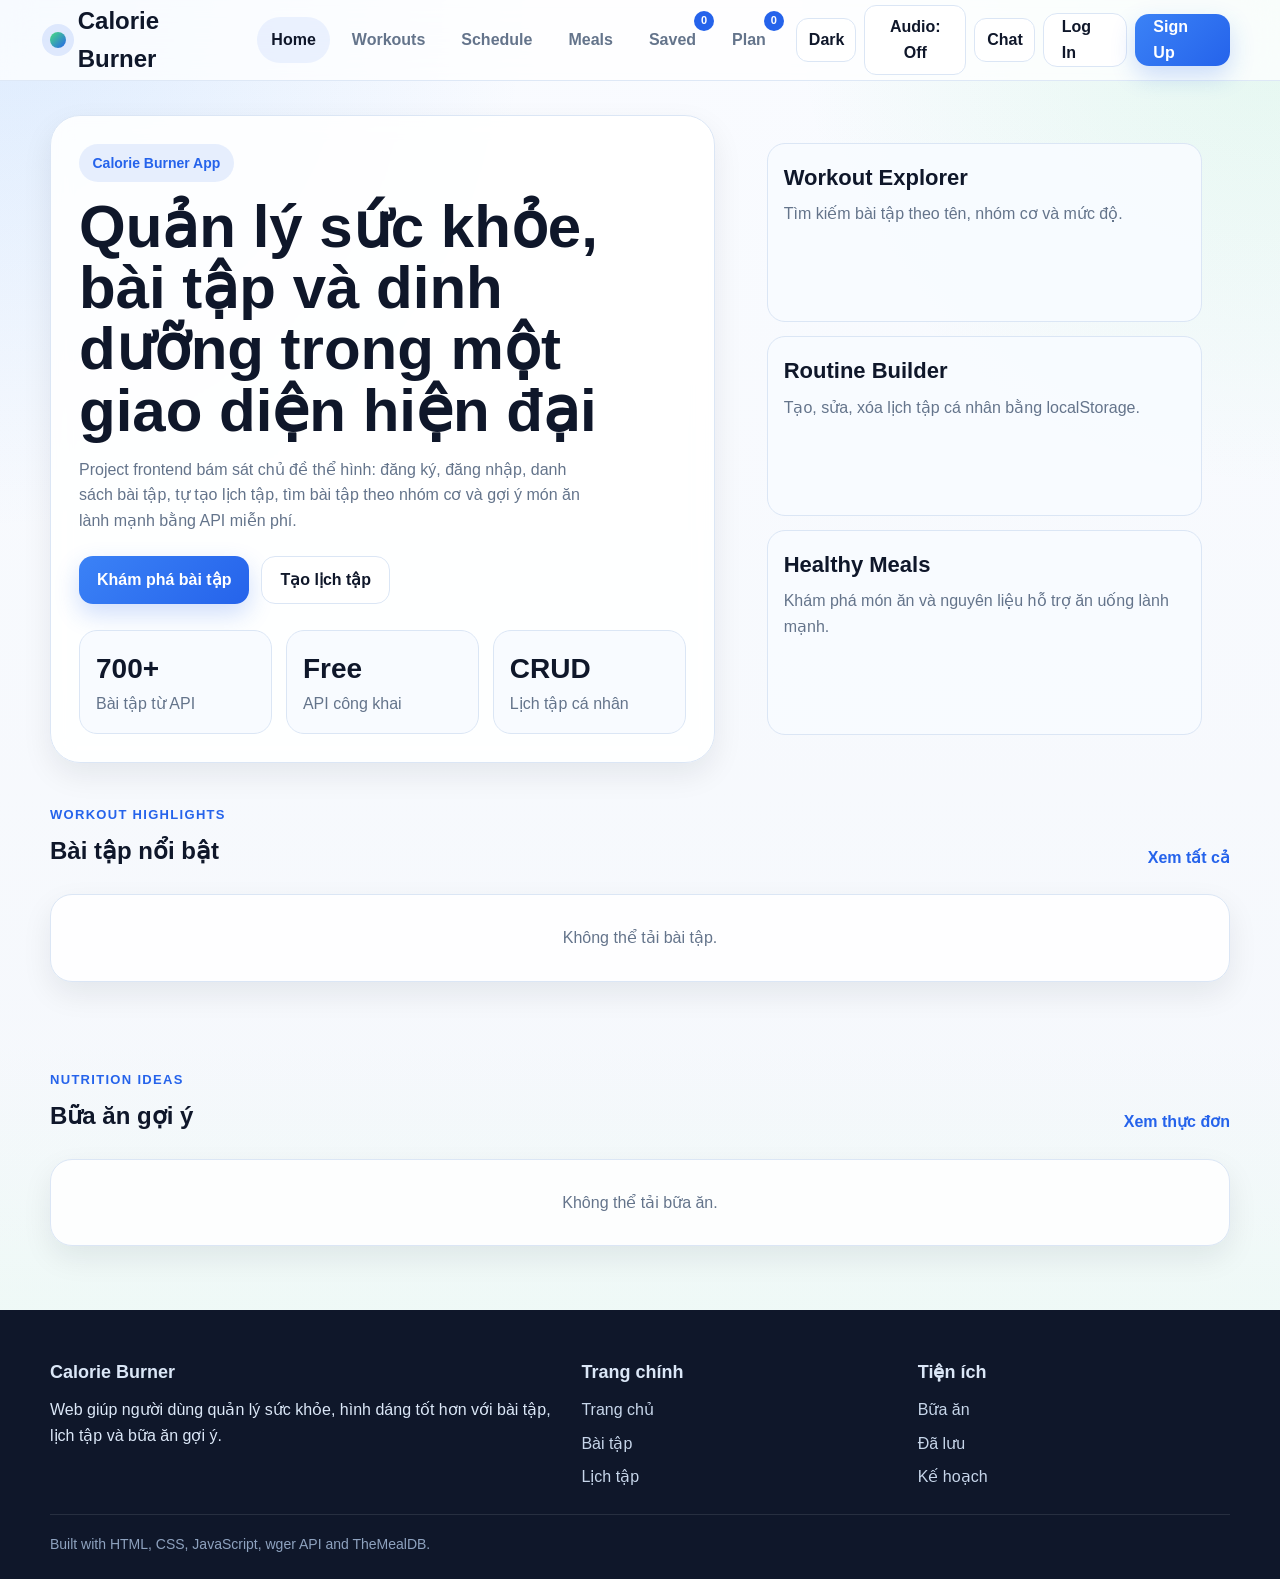
<file: index.html>
<!DOCTYPE html>
<html lang="vi">
<head>
  <meta charset="UTF-8" />
  <meta name="viewport" content="width=device-width, initial-scale=1.0" />
  <title>Calorie Burner | Trang chủ</title>
  <link rel="stylesheet" href="./css/reset.css" />
  <link rel="stylesheet" href="./css/variables.css" />
  <link rel="stylesheet" href="./css/global.css" />
  <link rel="stylesheet" href="./css/components.css" />
  <link rel="stylesheet" href="./css/home.css" />
</head>
<body>
  <header id="siteHeader"></header>
  <main>
    <section class="hero">
      <div class="container hero-grid">
        <div class="hero-copy card-glass">
          <span class="pill">Calorie Burner App</span>
          <h1>Quản lý sức khỏe, bài tập và dinh dưỡng trong một giao diện hiện đại</h1>
          <p>Project frontend bám sát chủ đề thể hình: đăng ký, đăng nhập, danh sách bài tập, tự tạo lịch tập, tìm bài tập theo nhóm cơ và gợi ý món ăn lành mạnh bằng API miễn phí.</p>
          <div class="hero-actions">
            <a class="btn btn-primary" href="./exercises.html">Khám phá bài tập</a>
            <a class="btn btn-secondary" href="./routine.html">Tạo lịch tập</a>
          </div>
          <div class="hero-stats">
            <div><strong>700+</strong><span>Bài tập từ API</span></div>
            <div><strong>Free</strong><span>API công khai</span></div>
            <div><strong>CRUD</strong><span>Lịch tập cá nhân</span></div>
          </div>
        </div>
        <div class="hero-side">
          <div class="feature-card">
            <h3>Workout Explorer</h3>
            <p>Tìm kiếm bài tập theo tên, nhóm cơ và mức độ.</p>
          </div>
          <div class="feature-card">
            <h3>Routine Builder</h3>
            <p>Tạo, sửa, xóa lịch tập cá nhân bằng localStorage.</p>
          </div>
          <div class="feature-card">
            <h3>Healthy Meals</h3>
            <p>Khám phá món ăn và nguyên liệu hỗ trợ ăn uống lành mạnh.</p>
          </div>
        </div>
      </div>
    </section>

    <section class="section-block">
      <div class="container">
        <div class="section-head">
          <div>
            <p class="section-kicker">Workout highlights</p>
            <h2>Bài tập nổi bật</h2>
          </div>
          <a class="text-link" href="./exercises.html">Xem tất cả</a>
        </div>
        <div id="homeExercisesLoading"></div>
        <div id="homeExercises" class="exercise-grid"></div>
      </div>
    </section>

    <section class="section-block soft-bg">
      <div class="container">
        <div class="section-head">
          <div>
            <p class="section-kicker">Nutrition ideas</p>
            <h2>Bữa ăn gợi ý</h2>
          </div>
          <a class="text-link" href="./meals.html">Xem thực đơn</a>
        </div>
        <div id="homeMealsLoading"></div>
        <div id="homeMeals" class="meal-grid"></div>
      </div>
    </section>
  </main>
  <footer id="siteFooter"></footer>
  <div id="toast" class="toast"></div>
  <script type="module" src="./js/main.js"></script>
  <script type="module" src="./js/pages/home.js"></script>
</body>
</html>
</file>
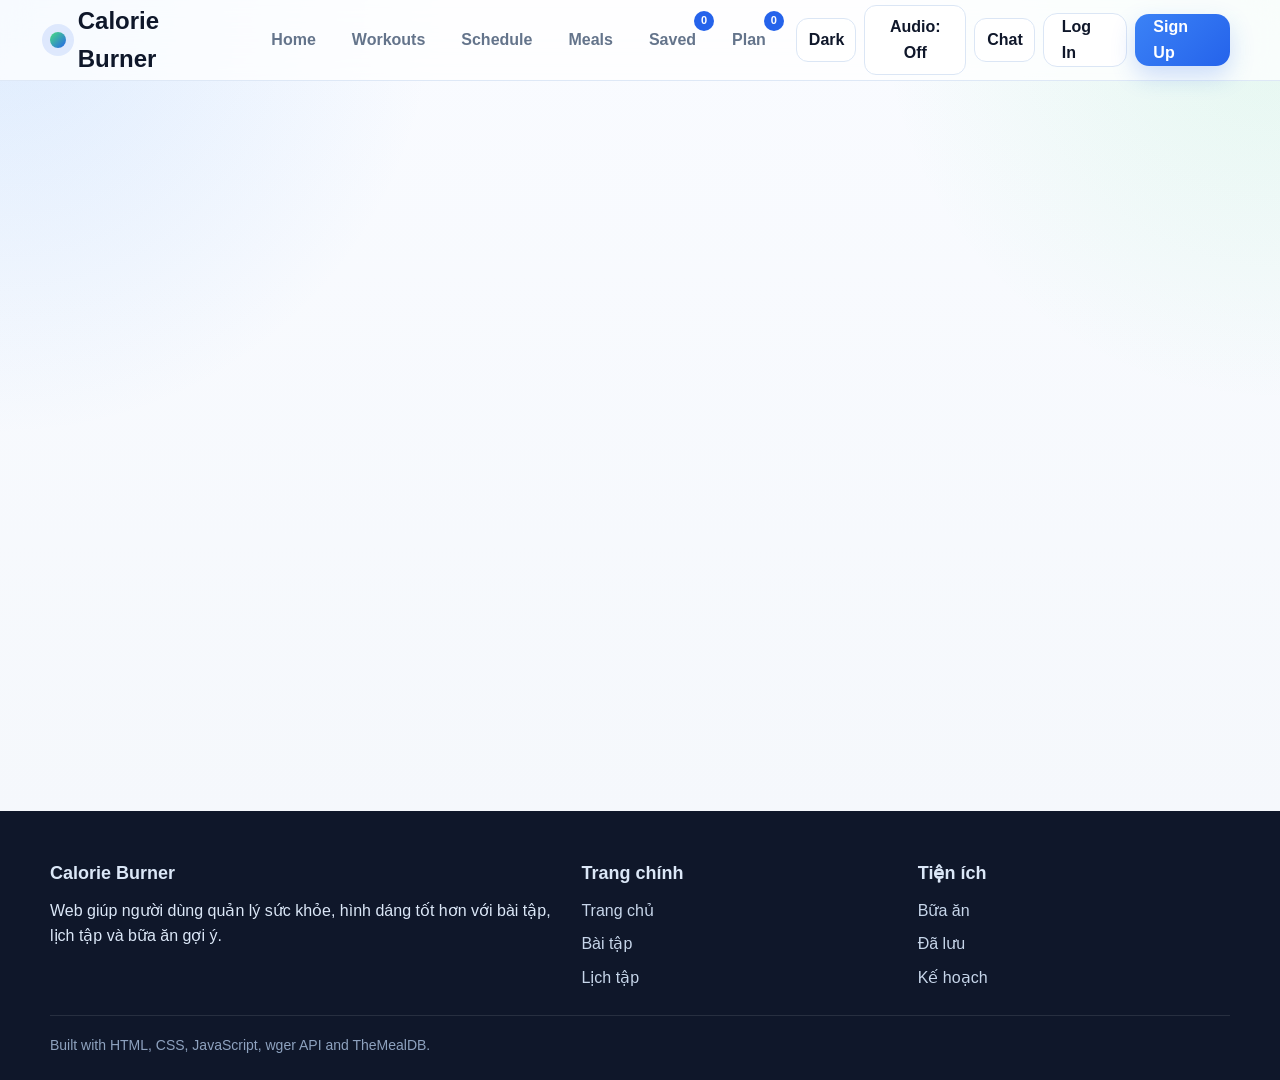
<file: exercise-detail.html>
<!DOCTYPE html>
<html lang="vi">
<head>
  <meta charset="UTF-8" />
  <meta name="viewport" content="width=device-width, initial-scale=1.0" />
  <title>Chi tiết bài tập | Calorie Burner</title>
  <link rel="stylesheet" href="./css/reset.css" />
  <link rel="stylesheet" href="./css/variables.css" />
  <link rel="stylesheet" href="./css/global.css" />
  <link rel="stylesheet" href="./css/components.css" />
  <link rel="stylesheet" href="./css/detail.css" />
</head>
<body>
  <header id="siteHeader"></header>
  <main class="page-wrap">
    <section class="container">
      <div id="detailLoading"></div>
      <div id="exerciseDetail"></div>
    </section>
  </main>
  <footer id="siteFooter"></footer>
  <div id="toast" class="toast"></div>
  <script type="module" src="./js/main.js"></script>
  <script type="module" src="./js/pages/exerciseDetail.js"></script>
</body>
</html>
</file>
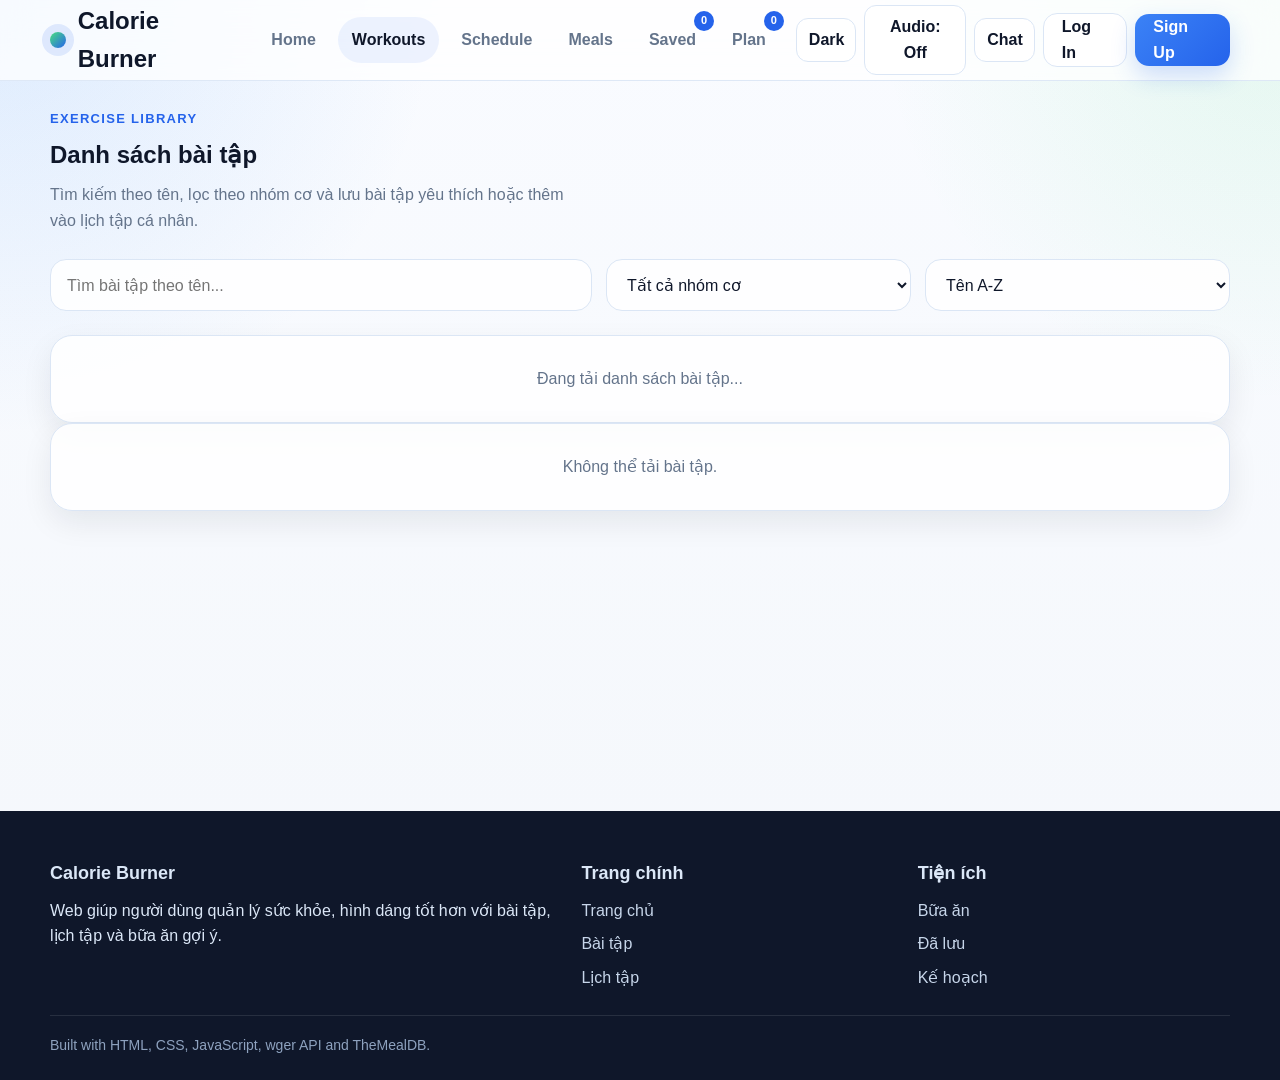
<file: exercises.html>
<!DOCTYPE html>
<html lang="vi">
<head>
  <meta charset="UTF-8" />
  <meta name="viewport" content="width=device-width, initial-scale=1.0" />
  <title>Bài tập | Calorie Burner</title>
  <link rel="stylesheet" href="./css/reset.css" />
  <link rel="stylesheet" href="./css/variables.css" />
  <link rel="stylesheet" href="./css/global.css" />
  <link rel="stylesheet" href="./css/components.css" />
  <link rel="stylesheet" href="./css/listing.css" />
</head>
<body>
  <header id="siteHeader"></header>
  <main class="page-wrap">
    <section class="page-hero">
      <div class="container">
        <p class="section-kicker">Exercise library</p>
        <h1>Danh sách bài tập</h1>
        <p class="page-description">Tìm kiếm theo tên, lọc theo nhóm cơ và lưu bài tập yêu thích hoặc thêm vào lịch tập cá nhân.</p>
      </div>
    </section>
    <section class="container">
      <div class="toolbar three-cols">
        <input id="exerciseSearch" type="text" placeholder="Tìm bài tập theo tên..." />
        <select id="muscleFilter"><option value="all">Tất cả nhóm cơ</option></select>
        <select id="sortSelect">
          <option value="name-asc">Tên A-Z</option>
          <option value="name-desc">Tên Z-A</option>
        </select>
      </div>
      <div id="exerciseLoading"></div>
      <div id="exerciseList" class="exercise-grid"></div>
      <div id="exerciseEmpty"></div>
    </section>
  </main>
  <footer id="siteFooter"></footer>
  <div id="toast" class="toast"></div>
  <script type="module" src="./js/main.js"></script>
  <script type="module" src="./js/pages/exercises.js"></script>
</body>
</html>
</file>
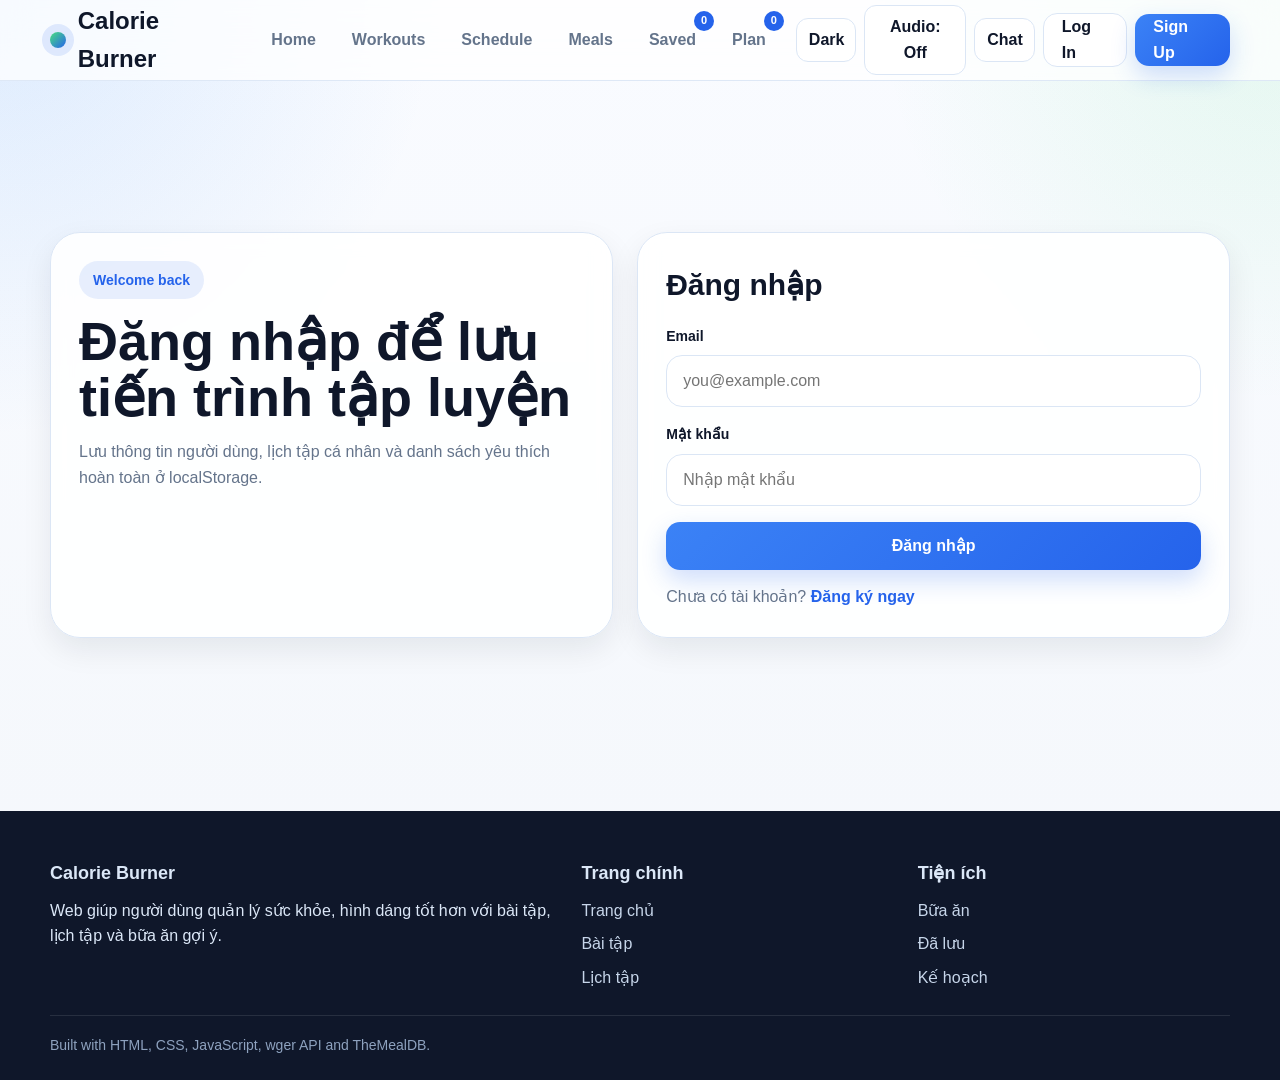
<file: login.html>
<!DOCTYPE html>
<html lang="vi">
<head>
  <meta charset="UTF-8" />
  <meta name="viewport" content="width=device-width, initial-scale=1.0" />
  <title>Đăng nhập | Calorie Burner</title>
  <link rel="stylesheet" href="./css/reset.css" />
  <link rel="stylesheet" href="./css/variables.css" />
  <link rel="stylesheet" href="./css/global.css" />
  <link rel="stylesheet" href="./css/components.css" />
  <link rel="stylesheet" href="./css/auth.css" />
</head>
<body>
  <header id="siteHeader"></header>
  <main class="auth-page">
    <div class="container auth-layout">
      <section class="auth-side card-glass">
        <span class="pill">Welcome back</span>
        <h1>Đăng nhập để lưu tiến trình tập luyện</h1>
        <p>Lưu thông tin người dùng, lịch tập cá nhân và danh sách yêu thích hoàn toàn ở localStorage.</p>
      </section>
      <section class="auth-card card-glass">
        <h2>Đăng nhập</h2>
        <form id="loginForm" class="auth-form">
          <div class="form-group">
            <label for="email">Email</label>
            <input id="email" type="email" required placeholder="you@example.com" />
          </div>
          <div class="form-group">
            <label for="password">Mật khẩu</label>
            <input id="password" type="password" required placeholder="Nhập mật khẩu" />
          </div>
          <button type="submit" class="btn btn-primary btn-block">Đăng nhập</button>
        </form>
        <p class="auth-note">Chưa có tài khoản? <a href="./register.html">Đăng ký ngay</a></p>
        <div id="authMessage"></div>
      </section>
    </div>
  </main>
  <footer id="siteFooter"></footer>
  <div id="toast" class="toast"></div>
  <script type="module" src="./js/main.js"></script>
  <script type="module" src="./js/pages/login.js"></script>
</body>
</html>
</file>
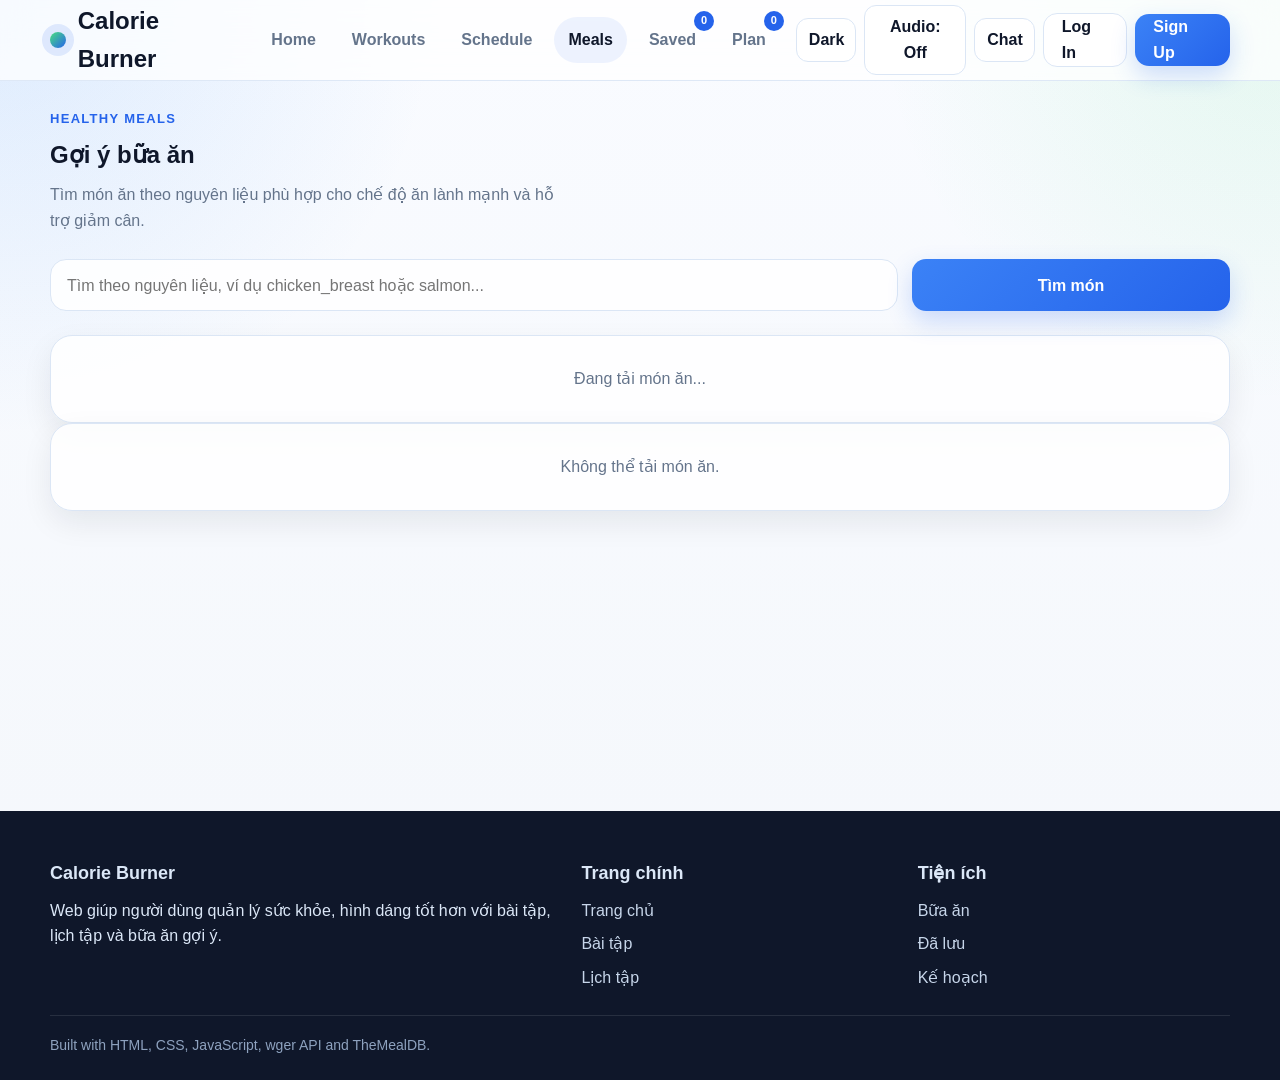
<file: meals.html>
<!DOCTYPE html>
<html lang="vi">
<head>
  <meta charset="UTF-8" />
  <meta name="viewport" content="width=device-width, initial-scale=1.0" />
  <title>Bữa ăn | Calorie Burner</title>
  <link rel="stylesheet" href="./css/reset.css" />
  <link rel="stylesheet" href="./css/variables.css" />
  <link rel="stylesheet" href="./css/global.css" />
  <link rel="stylesheet" href="./css/components.css" />
  <link rel="stylesheet" href="./css/listing.css" />
</head>
<body>
  <header id="siteHeader"></header>
  <main class="page-wrap">
    <section class="page-hero">
      <div class="container">
        <p class="section-kicker">Healthy meals</p>
        <h1>Gợi ý bữa ăn</h1>
        <p class="page-description">Tìm món ăn theo nguyên liệu phù hợp cho chế độ ăn lành mạnh và hỗ trợ giảm cân.</p>
      </div>
    </section>
    <section class="container">
      <div class="toolbar two-cols">
        <input id="mealSearch" type="text" placeholder="Tìm theo nguyên liệu, ví dụ chicken_breast hoặc salmon..." />
        <button id="mealSearchBtn" class="btn btn-primary">Tìm món</button>
      </div>
      <div id="mealLoading"></div>
      <div id="mealList" class="meal-grid"></div>
      <div id="mealEmpty"></div>
    </section>
  </main>
  <footer id="siteFooter"></footer>
  <div id="toast" class="toast"></div>
  <script type="module" src="./js/main.js"></script>
  <script type="module" src="./js/pages/meals.js"></script>
</body>
</html>
</file>
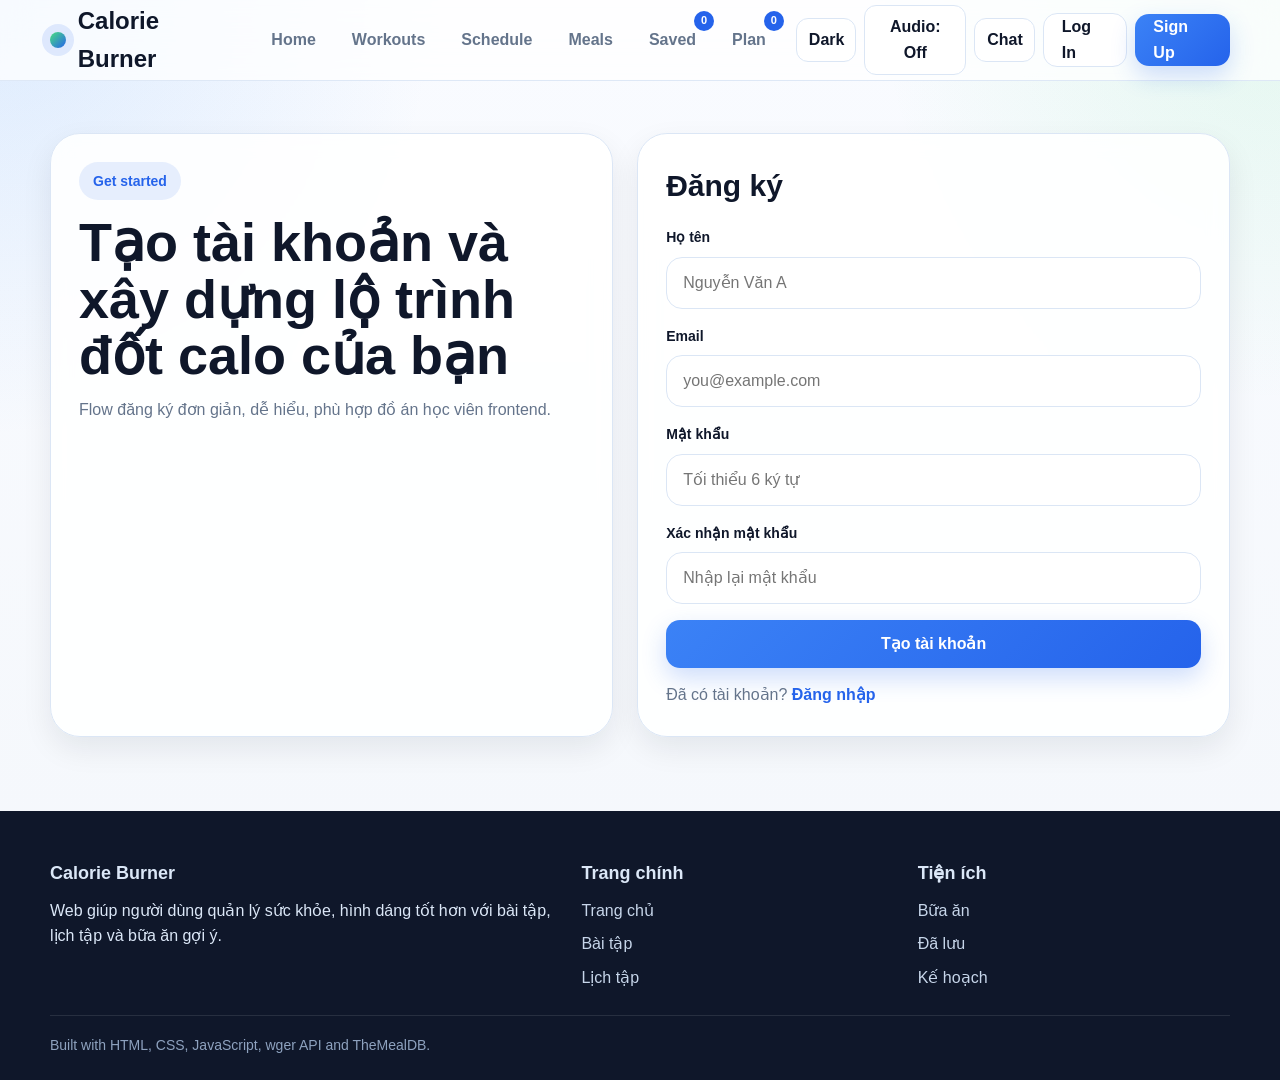
<file: register.html>
<!DOCTYPE html>
<html lang="vi">
<head>
  <meta charset="UTF-8" />
  <meta name="viewport" content="width=device-width, initial-scale=1.0" />
  <title>Đăng ký | Calorie Burner</title>
  <link rel="stylesheet" href="./css/reset.css" />
  <link rel="stylesheet" href="./css/variables.css" />
  <link rel="stylesheet" href="./css/global.css" />
  <link rel="stylesheet" href="./css/components.css" />
  <link rel="stylesheet" href="./css/auth.css" />
</head>
<body>
  <header id="siteHeader"></header>
  <main class="auth-page">
    <div class="container auth-layout">
      <section class="auth-side card-glass">
        <span class="pill">Get started</span>
        <h1>Tạo tài khoản và xây dựng lộ trình đốt calo của bạn</h1>
        <p>Flow đăng ký đơn giản, dễ hiểu, phù hợp đồ án học viên frontend.</p>
      </section>
      <section class="auth-card card-glass">
        <h2>Đăng ký</h2>
        <form id="registerForm" class="auth-form">
          <div class="form-group"><label for="name">Họ tên</label><input id="name" type="text" required placeholder="Nguyễn Văn A" /></div>
          <div class="form-group"><label for="email">Email</label><input id="email" type="email" required placeholder="you@example.com" /></div>
          <div class="form-group"><label for="password">Mật khẩu</label><input id="password" type="password" minlength="6" required placeholder="Tối thiểu 6 ký tự" /></div>
          <div class="form-group"><label for="confirmPassword">Xác nhận mật khẩu</label><input id="confirmPassword" type="password" required placeholder="Nhập lại mật khẩu" /></div>
          <button type="submit" class="btn btn-primary btn-block">Tạo tài khoản</button>
        </form>
        <p class="auth-note">Đã có tài khoản? <a href="./login.html">Đăng nhập</a></p>
        <div id="authMessage"></div>
      </section>
    </div>
  </main>
  <footer id="siteFooter"></footer>
  <div id="toast" class="toast"></div>
  <script type="module" src="./js/main.js"></script>
  <script type="module" src="./js/pages/register.js"></script>
</body>
</html>
</file>
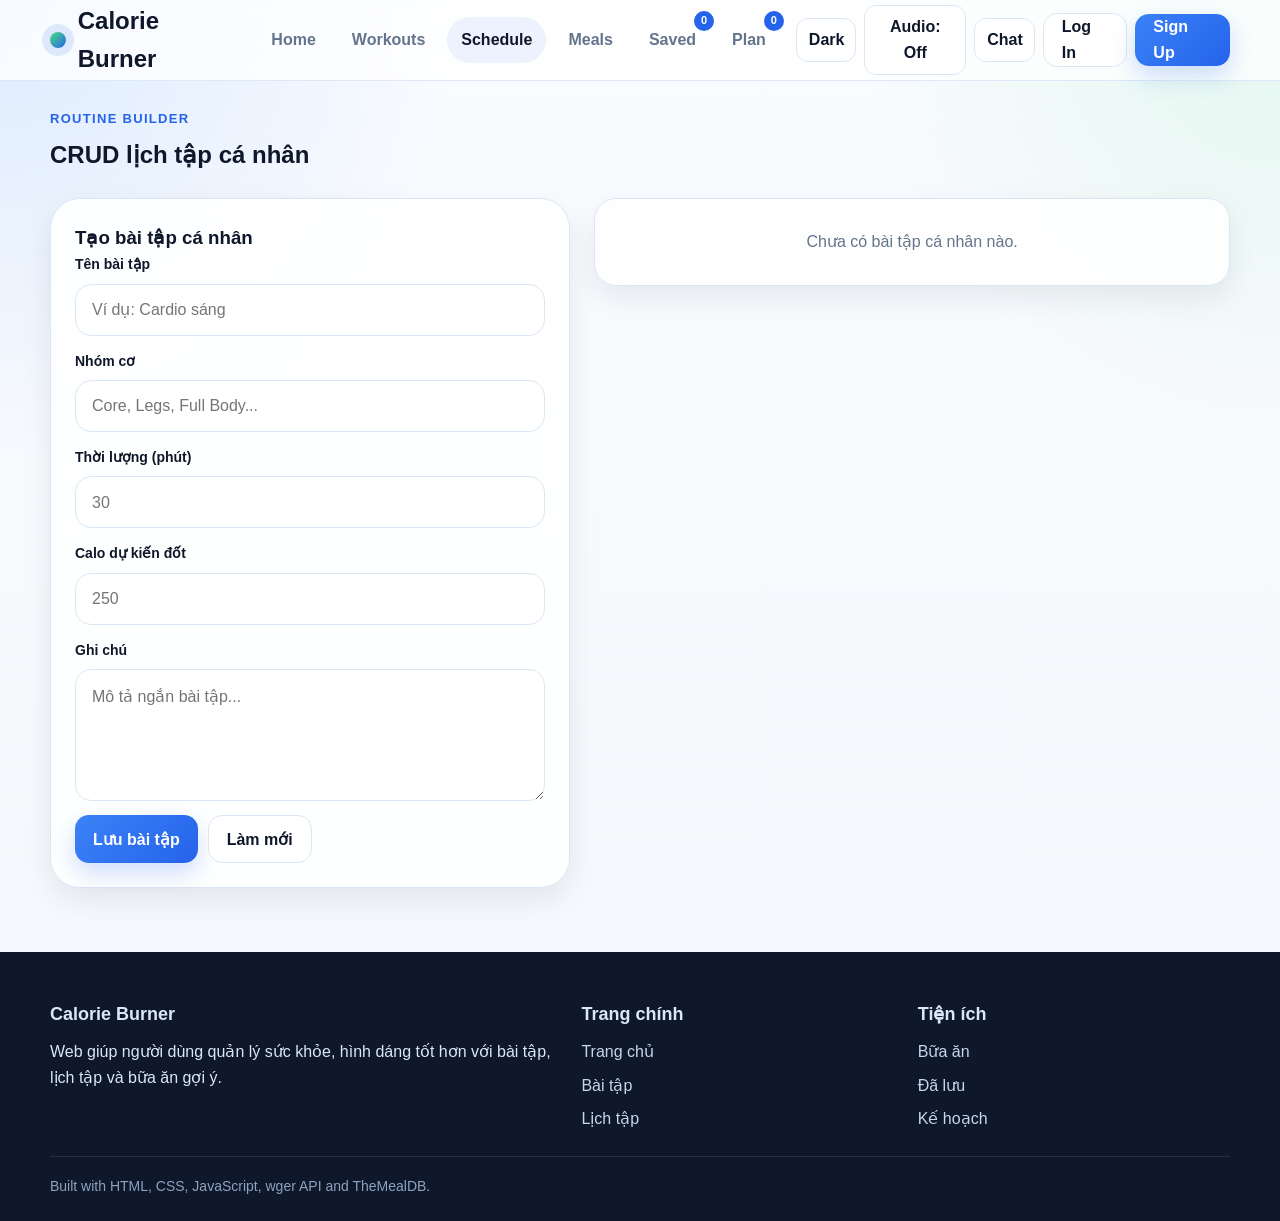
<file: routine.html>
<!DOCTYPE html>
<html lang="vi">
<head>
  <meta charset="UTF-8" />
  <meta name="viewport" content="width=device-width, initial-scale=1.0" />
  <title>Lịch tập | Calorie Burner</title>
  <link rel="stylesheet" href="./css/reset.css" />
  <link rel="stylesheet" href="./css/variables.css" />
  <link rel="stylesheet" href="./css/global.css" />
  <link rel="stylesheet" href="./css/components.css" />
  <link rel="stylesheet" href="./css/routine.css" />
</head>
<body>
  <header id="siteHeader"></header>
  <main class="page-wrap">
    <section class="container">
      <div class="section-head">
        <div>
          <p class="section-kicker">Routine builder</p>
          <h1>CRUD lịch tập cá nhân</h1>
        </div>
      </div>
      <div class="routine-layout">
        <section class="card-glass routine-form-card">
          <h3 id="formTitle">Tạo bài tập cá nhân</h3>
          <form id="routineForm" class="routine-form">
            <input type="hidden" id="routineId" />
            <div class="form-group"><label for="routineTitle">Tên bài tập</label><input id="routineTitle" required placeholder="Ví dụ: Cardio sáng" /></div>
            <div class="form-group"><label for="routineMuscle">Nhóm cơ</label><input id="routineMuscle" required placeholder="Core, Legs, Full Body..." /></div>
            <div class="form-group"><label for="routineDuration">Thời lượng (phút)</label><input id="routineDuration" type="number" min="5" required placeholder="30" /></div>
            <div class="form-group"><label for="routineCalories">Calo dự kiến đốt</label><input id="routineCalories" type="number" min="10" required placeholder="250" /></div>
            <div class="form-group"><label for="routineNotes">Ghi chú</label><textarea id="routineNotes" rows="4" placeholder="Mô tả ngắn bài tập..."></textarea></div>
            <div class="form-actions">
              <button class="btn btn-primary" type="submit">Lưu bài tập</button>
              <button class="btn btn-secondary" type="button" id="resetBtn">Làm mới</button>
            </div>
          </form>
        </section>

        <section>
          <div id="routineList" class="routine-list"></div>
          <div id="routineEmpty"></div>
        </section>
      </div>
    </section>
  </main>
  <footer id="siteFooter"></footer>
  <div id="toast" class="toast"></div>
  <div id="deleteModal" class="modal hidden">
    <div class="modal-overlay" data-close="true"></div>
    <div class="modal-box">
      <h3>Xóa bài tập?</h3>
      <p>Bạn có chắc muốn xóa bài tập này khỏi lịch tập cá nhân?</p>
      <div class="modal-actions">
        <button id="cancelDeleteBtn" class="btn btn-secondary">Hủy</button>
        <button id="confirmDeleteBtn" class="btn btn-danger">Xóa</button>
      </div>
    </div>
  </div>
  <script type="module" src="./js/main.js"></script>
  <script type="module" src="./js/pages/routine.js"></script>
</body>
</html>
</file>
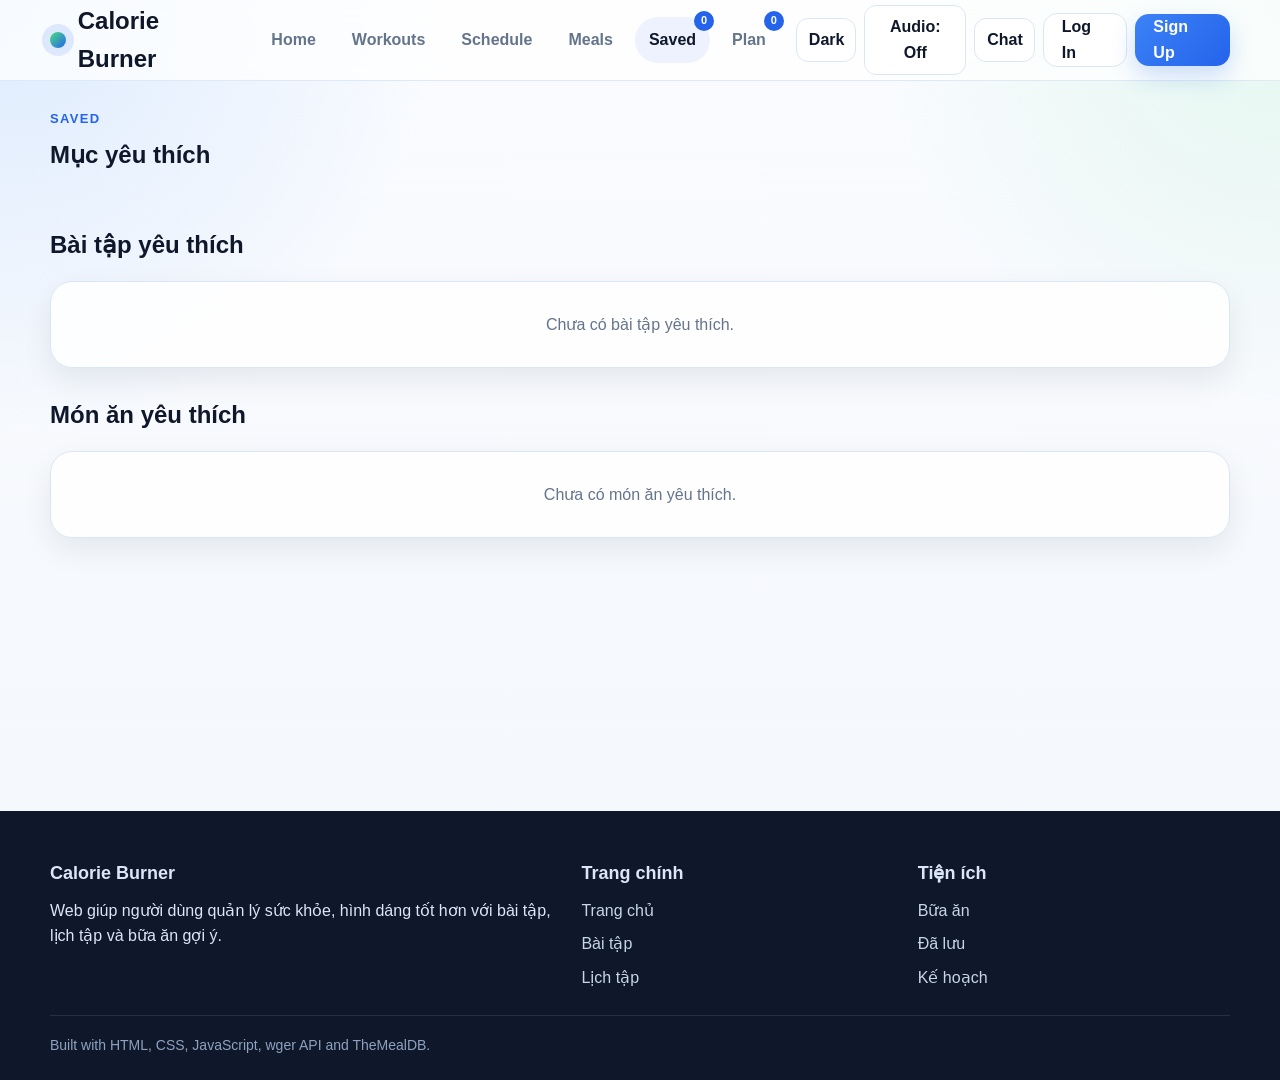
<file: saved.html>
<!DOCTYPE html>
<html lang="vi">
<head>
  <meta charset="UTF-8" />
  <meta name="viewport" content="width=device-width, initial-scale=1.0" />
  <title>Đã lưu | Calorie Burner</title>
  <link rel="stylesheet" href="./css/reset.css" />
  <link rel="stylesheet" href="./css/variables.css" />
  <link rel="stylesheet" href="./css/global.css" />
  <link rel="stylesheet" href="./css/components.css" />
  <link rel="stylesheet" href="./css/saved.css" />
</head>
<body>
  <header id="siteHeader"></header>
  <main class="page-wrap">
    <section class="container saved-stack">
      <div class="section-head"><div><p class="section-kicker">Saved</p><h1>Mục yêu thích</h1></div></div>
      <section>
        <h2 class="subhead">Bài tập yêu thích</h2>
        <div id="savedExercises" class="exercise-grid"></div>
        <div id="savedExercisesEmpty"></div>
      </section>
      <section>
        <h2 class="subhead">Món ăn yêu thích</h2>
        <div id="savedMeals" class="meal-grid"></div>
        <div id="savedMealsEmpty"></div>
      </section>
    </section>
  </main>
  <footer id="siteFooter"></footer>
  <div id="toast" class="toast"></div>
  <script type="module" src="./js/main.js"></script>
  <script type="module" src="./js/pages/saved.js"></script>
</body>
</html>
</file>
<file: css/variables.css>
:root {
  --bg: #f4f7fb;
  --surface: rgba(255,255,255,.88);
  --surface-solid: #fff;
  --text: #0f172a;
  --muted: #64748b;
  --primary: #2563eb;
  --primary-dark: #1d4ed8;
  --success: #16a34a;
  --danger: #dc2626;
  --warning: #f59e0b;
  --border: #dbe6f5;
  --shadow-sm: 0 12px 30px rgba(15,23,42,.08);
  --shadow-md: 0 18px 40px rgba(15,23,42,.14);
  --radius-sm: 14px;
  --radius-md: 22px;
  --radius-lg: 30px;
  --container: 1180px;
}

body.dark {
  --bg: #0b1220;
  --surface: rgba(17,24,39,.78);
  --surface-solid: #111827;
  --text: #e2e8f0;
  --muted: #94a3b8;
  --primary: #60a5fa;
  --primary-dark: #3b82f6;
  --border: #334155;
  --shadow-sm: 0 12px 30px rgba(0,0,0,.55);
  --shadow-md: 0 18px 40px rgba(0,0,0,.65);
}
</file>
<file: css/global.css>
body {
  min-height: 100vh;
  font-family: Inter, Arial, Helvetica, sans-serif;
  color: var(--text);
  line-height: 1.6;
  background:
    radial-gradient(circle at top left, rgba(96,165,250,.18), transparent 26%),
    radial-gradient(circle at top right, rgba(74,222,128,.12), transparent 24%),
    linear-gradient(180deg, #f9fbff 0%, var(--bg) 100%);
}
body.dark {
  background:
    radial-gradient(circle at top left, rgba(96,165,250,.12), transparent 26%),
    radial-gradient(circle at top right, rgba(74,222,128,.10), transparent 24%),
    linear-gradient(180deg, #0c1424 0%, var(--bg) 100%);
}
.container { width: min(calc(100% - 32px), var(--container)); margin-inline: auto; }
main { min-height: calc(100vh - 170px); }
.page-wrap { padding: 28px 0 64px; }
.section-block { padding: 24px 0 64px; }
.soft-bg { background: linear-gradient(180deg, transparent, rgba(220,252,231,.25)); }
.section-head { display: flex; align-items: end; justify-content: space-between; gap: 16px; margin-bottom: 24px; }
.section-kicker { color: var(--primary); font-size: 13px; letter-spacing: .1em; text-transform: uppercase; font-weight: 800; margin-bottom: 6px; }
.page-hero { padding-bottom: 26px; }
.page-description { color: var(--muted); max-width: 58ch; margin-top: 8px; }
.text-link { color: var(--primary); font-weight: 800; }
.text-link:hover { text-decoration: underline; }
.pill { display: inline-flex; align-items: center; min-height: 38px; padding: 0 14px; border-radius: 999px; background: rgba(37,99,235,.1); color: var(--primary); font-weight: 800; font-size: 14px; }
.card-glass { background: var(--surface); border: 1px solid var(--border); box-shadow: var(--shadow-sm); backdrop-filter: blur(10px); }
.subhead { font-size: 24px; margin-bottom: 16px; }
@media (max-width: 900px) { .section-head { flex-direction: column; align-items: start; } }
</file>
<file: css/components.css>
.site-header { position: sticky; top: 0; z-index: 100; background: rgba(255,255,255,.75); backdrop-filter: blur(16px); border-bottom: 1px solid rgba(219,230,245,.9); }
.navbar { min-height: 80px; display: flex; align-items: center; justify-content: space-between; gap: 16px; }
.logo { display: inline-flex; align-items: center; gap: 12px; font-weight: 900; font-size: 24px; }
.logo-mark { width: 16px; height: 16px; border-radius: 999px; background: linear-gradient(135deg, #4ade80, #2563eb); box-shadow: 0 0 0 8px rgba(37,99,235,.12); }
.nav-links, .nav-actions { display: flex; align-items: center; gap: 8px; }
.nav-link { padding: 10px 14px; border-radius: 999px; color: var(--muted); font-weight: 700; transition: .2s ease; }
.nav-link:hover, .nav-link.active { color: var(--text); background: rgba(37,99,235,.08); }
.nav-badge { position: relative; }
.badge { position: absolute; top: -6px; right: -4px; min-width: 20px; height: 20px; display: grid; place-items: center; padding-inline: 5px; border-radius: 999px; background: var(--primary); color: #fff; font-size: 11px; font-weight: 800; }
.user-chip { padding: 10px 14px; background: var(--surface-solid); border: 1px solid var(--border); border-radius: 999px; color: var(--muted); font-weight: 700; }
.btn { display: inline-flex; align-items: center; justify-content: center; min-height: 48px; padding: 0 18px; border-radius: 14px; font-weight: 800; transition: .2s ease; }
.btn-primary { background: linear-gradient(135deg, #3b82f6, #2563eb); color: #fff; box-shadow: 0 10px 24px rgba(37,99,235,.22); }
.btn-primary:hover { transform: translateY(-1px); }
.btn-secondary { background: var(--surface-solid); border: 1px solid var(--border); color: var(--text); }
.btn-secondary:hover { background: #f8fbff; border-color: #bfd4fb; }
.btn-danger { background: var(--danger); color: #fff; }
.btn-block { width: 100%; }
.form-group { display: grid; gap: 8px; }
.form-group label { font-weight: 700; font-size: 14px; }
input, select, textarea {
  width: 100%; min-height: 52px; padding: 0 16px; border-radius: 16px; border: 1px solid var(--border);
  background: rgba(255,255,255,.9); color: var(--text); outline: none;
}
textarea { min-height: 120px; padding: 14px 16px; resize: vertical; }
input:focus, select:focus, textarea:focus { border-color: #93c5fd; box-shadow: 0 0 0 4px rgba(59,130,246,.12); }
.toolbar { display: grid; gap: 14px; margin-bottom: 24px; }
.toolbar.three-cols { grid-template-columns: 1.6fr .9fr .9fr; }
.toolbar.two-cols { grid-template-columns: 1.6fr .6fr; }
.exercise-grid, .meal-grid { display: grid; grid-template-columns: repeat(3, minmax(0, 1fr)); gap: 22px; }
.exercise-card, .meal-card { background: var(--surface); border: 1px solid var(--border); border-radius: 24px; box-shadow: var(--shadow-sm); overflow: hidden; transition: .25s ease; display: flex; flex-direction: column; }
.exercise-card:hover, .meal-card:hover { transform: translateY(-4px); box-shadow: var(--shadow-md); }
.card-body { padding: 18px; display: grid; gap: 10px; }
.exercise-tags, .meal-tags { display: flex; flex-wrap: wrap; gap: 8px; }
.tag { padding: 6px 10px; border-radius: 999px; background: rgba(37,99,235,.08); color: var(--primary); font-size: 12px; font-weight: 800; }
.tag.success { background: rgba(22,163,74,.08); color: var(--success); }
.card-title { font-size: 20px; line-height: 1.3; font-weight: 800; }
.card-text { color: var(--muted); font-size: 15px; }
.card-actions { margin-top: auto; display: grid; gap: 10px; }
.card-actions-row { display: grid; grid-template-columns: 1fr 1fr; gap: 10px; }
.meal-card img { width: 100%; height: 220px; object-fit: cover; }
.loading-box, .empty-box { background: var(--surface); border: 1px solid var(--border); border-radius: 22px; padding: 30px; text-align: center; color: var(--muted); box-shadow: var(--shadow-sm); }
.toast { position: fixed; right: 20px; bottom: 20px; z-index: 120; background: #0f172a; color: #fff; border-radius: 16px; padding: 14px 18px; box-shadow: var(--shadow-md); opacity: 0; transform: translateY(12px); pointer-events: none; transition: .25s ease; }
.toast.show { opacity: 1; transform: translateY(0); }
.site-footer { background: #0f172a; color: #dbe7f7; padding: 48px 0 24px; }
.footer-grid { display: grid; grid-template-columns: 1.3fr .8fr .8fr; gap: 24px; }
.footer-title { font-size: 18px; font-weight: 800; margin-bottom: 10px; }
.footer-links { display: grid; gap: 8px; }
.footer-links a { color: #c7d6ea; }
.footer-links a:hover { color: #fff; }
.footer-copy { margin-top: 24px; padding-top: 18px; border-top: 1px solid rgba(255,255,255,.1); color: #8ea2bf; font-size: 14px; }
.modal { position: fixed; inset: 0; z-index: 110; }
.modal.hidden { display: none; }
.modal-overlay { position: absolute; inset: 0; background: rgba(15,23,42,.44); }
.modal-box { position: relative; width: min(calc(100% - 32px), 420px); margin: 16vh auto 0; background: var(--surface-solid); border-radius: 22px; padding: 24px; box-shadow: var(--shadow-md); }
.modal-box h3 { font-size: 24px; margin-bottom: 6px; }
.modal-box p { color: var(--muted); }
.modal-actions { display: flex; justify-content: end; gap: 10px; margin-top: 18px; }

.theme-toggle, .audio-toggle, .chat-toggle {
  min-width: 44px;
  padding: 8px 12px;
  border-radius: 12px;
  border: 1px solid var(--border);
  background: var(--surface-solid);
  color: var(--text);
  font-weight: 700;
  cursor: pointer;
  transition: .2s ease;
}
.theme-toggle:hover, .audio-toggle:hover, .chat-toggle:hover { background: rgba(37,99,235,.08); }

#chatWidget { position: fixed; right: 20px; bottom: 20px; width: 300px; max-height: 420px; display: none; flex-direction: column; border-radius: 18px; border: 1px solid var(--border); background: var(--surface); box-shadow: var(--shadow-md); z-index: 130; overflow: hidden; }
#chatWidget.active { display: flex; }
#chatWidgetHeader { padding: 12px 14px; border-bottom: 1px solid var(--border); display: flex; justify-content: space-between; align-items: center; background: var(--surface-solid); }
#chatWidgetHeader h4 { margin: 0; font-size: 15px; }
#closeChatBtn { background: transparent; border: none; color: var(--muted); cursor: pointer; font-size: 18px; }
#chatMessages { flex: 1; overflow-y: auto; padding: 10px; display: flex; flex-direction: column; gap: 8px; }
.chat-msg { display: inline-flex; max-width: 84%; padding: 8px 10px; border-radius: 12px; font-size: 13px; }
.chat-msg.user { align-self: flex-end; background: rgba(37,99,235,.14); color: #0f172a; }
.chat-msg.bot { align-self: flex-start; background: rgba(148,163,184,.12); color: var(--text); }
#chatInputGroup { border-top: 1px solid var(--border); display: flex; gap: 8px; padding: 8px; background: var(--surface-solid); }
#chatInput { flex: 1; padding: 8px 10px; border-radius: 10px; border: 1px solid var(--border); background: var(--surface); color: var(--text); }
#chatSendBtn { min-width: 70px; padding: 0 10px; border-radius: 10px; border: 1px solid var(--border); background: var(--primary); color: #fff; font-weight: 700; cursor: pointer; }

@media (max-width: 860px) {
  .navbar { flex-wrap: wrap; padding-block: 12px; }
  .nav-links, .nav-actions { width: 100%; justify-content: space-between; flex-wrap: wrap; }
  .toolbar.three-cols, .toolbar.two-cols, .exercise-grid, .meal-grid, .card-actions-row { grid-template-columns: 1fr; }
  .footer-grid { grid-template-columns: 1fr; }
  #chatWidget { right: 10px; bottom: 10px; width: min(95%, 320px); }
}

@media (max-width: 1080px) { .exercise-grid, .meal-grid { grid-template-columns: repeat(2, minmax(0, 1fr)); } .footer-grid { grid-template-columns: 1fr 1fr; } }
</file>
<file: css/home.css>
.hero { padding: 34px 0 18px; }
.hero-grid { display: grid; grid-template-columns: 1.15fr .85fr; gap: 24px; }
.hero-copy, .hero-side { border-radius: var(--radius-lg); padding: 28px; }
.hero-copy h1 { margin-top: 14px; font-size: clamp(38px, 5vw, 60px); line-height: 1.02; }
.hero-copy p { margin-top: 16px; color: var(--muted); max-width: 58ch; }
.hero-actions { display: flex; gap: 12px; flex-wrap: wrap; margin-top: 22px; }
.hero-stats { display: grid; grid-template-columns: repeat(3, 1fr); gap: 14px; margin-top: 26px; }
.hero-stats div, .feature-card { background: rgba(248,251,255,.95); border: 1px solid var(--border); border-radius: 18px; padding: 16px; }
.hero-stats strong { display: block; font-size: 28px; font-weight: 900; }
.hero-stats span, .feature-card p { color: var(--muted); }
.hero-side { display: grid; gap: 14px; }
.feature-card h3 { font-size: 22px; margin-bottom: 6px; }
@media (max-width: 920px) { .hero-grid { grid-template-columns: 1fr; } }
</file>
<file: css/detail.css>
.detail-card { background: var(--surface); border: 1px solid var(--border); border-radius: var(--radius-lg); box-shadow: var(--shadow-sm); padding: 26px; display: grid; gap: 20px; }
.detail-title { font-size: clamp(30px, 4vw, 46px); line-height: 1.08; }
.detail-text { color: var(--muted); }
.detail-actions { display: flex; gap: 12px; flex-wrap: wrap; }
</file>
<file: css/listing.css>
.exercise-thumb { width: 100%; height: 220px; object-fit: cover; }
</file>
<file: css/auth.css>
.auth-page { display: grid; place-items: center; padding: 42px 0 64px; }
.auth-layout { display: grid; grid-template-columns: .95fr 1fr; gap: 24px; }
.auth-side, .auth-card { border-radius: var(--radius-lg); padding: 28px; }
.auth-side h1 { margin-top: 14px; font-size: clamp(34px, 5vw, 54px); line-height: 1.04; }
.auth-side p { margin-top: 14px; color: var(--muted); }
.auth-card h2 { font-size: 30px; margin-bottom: 16px; }
.auth-form { display: grid; gap: 16px; }
.auth-note { color: var(--muted); margin-top: 14px; }
.auth-note a { color: var(--primary); font-weight: 800; }
.auth-message { margin-top: 14px; padding: 12px 14px; border-radius: 14px; font-weight: 700; }
.auth-message.success { background: rgba(22,163,74,.08); color: var(--success); }
.auth-message.error { background: rgba(220,38,38,.08); color: var(--danger); }
@media (max-width: 920px) { .auth-layout { grid-template-columns: 1fr; } }
</file>
<file: css/routine.css>
.routine-layout { display: grid; grid-template-columns: .9fr 1.1fr; gap: 24px; }
.routine-form-card { padding: 24px; border-radius: var(--radius-lg); }
.routine-form { display: grid; gap: 14px; }
.form-actions { display: flex; gap: 10px; flex-wrap: wrap; }
.routine-list { display: grid; gap: 16px; }
.routine-item { background: var(--surface); border: 1px solid var(--border); border-radius: 22px; box-shadow: var(--shadow-sm); padding: 18px; display: grid; gap: 10px; }
.routine-head { display: flex; align-items: start; justify-content: space-between; gap: 12px; }
.routine-meta { display: flex; gap: 8px; flex-wrap: wrap; }
@media (max-width: 980px) { .routine-layout { grid-template-columns: 1fr; } }
</file>
<file: css/saved.css>
.saved-stack { display: grid; gap: 28px; }
</file>
